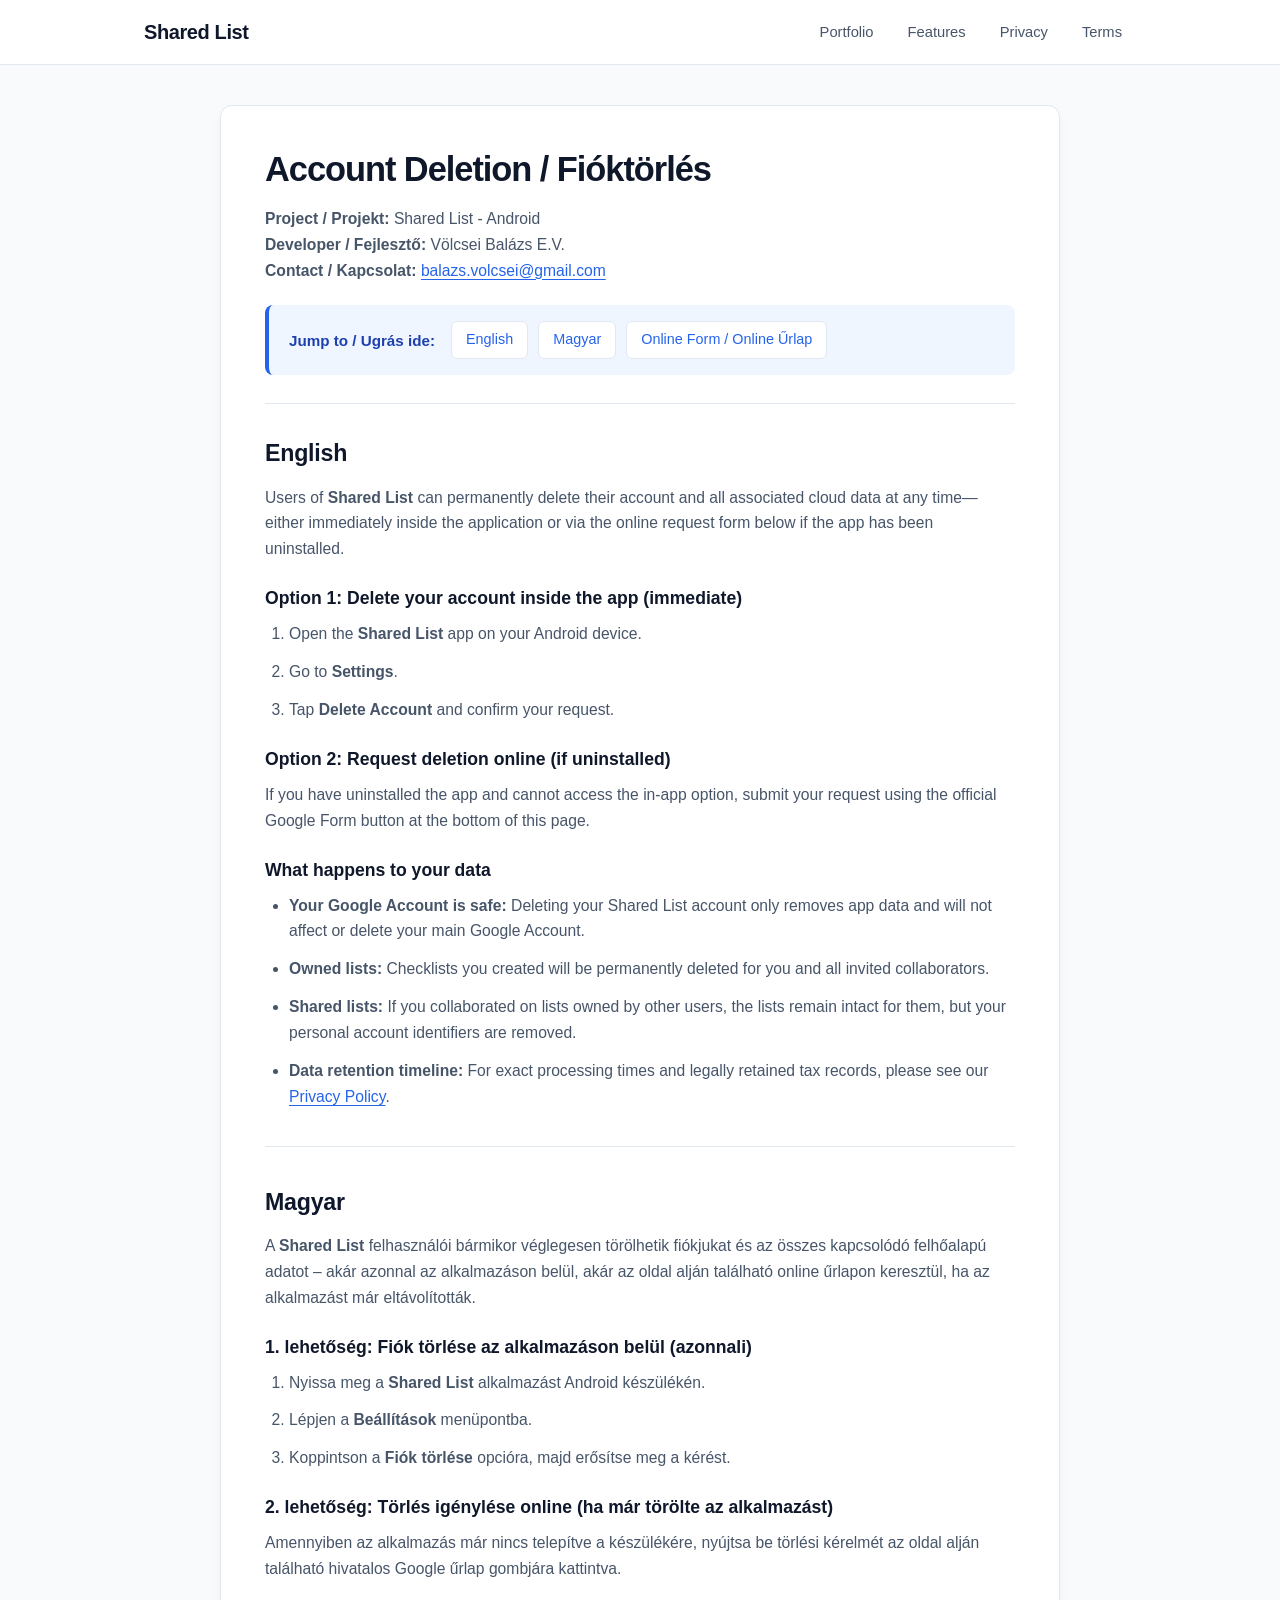
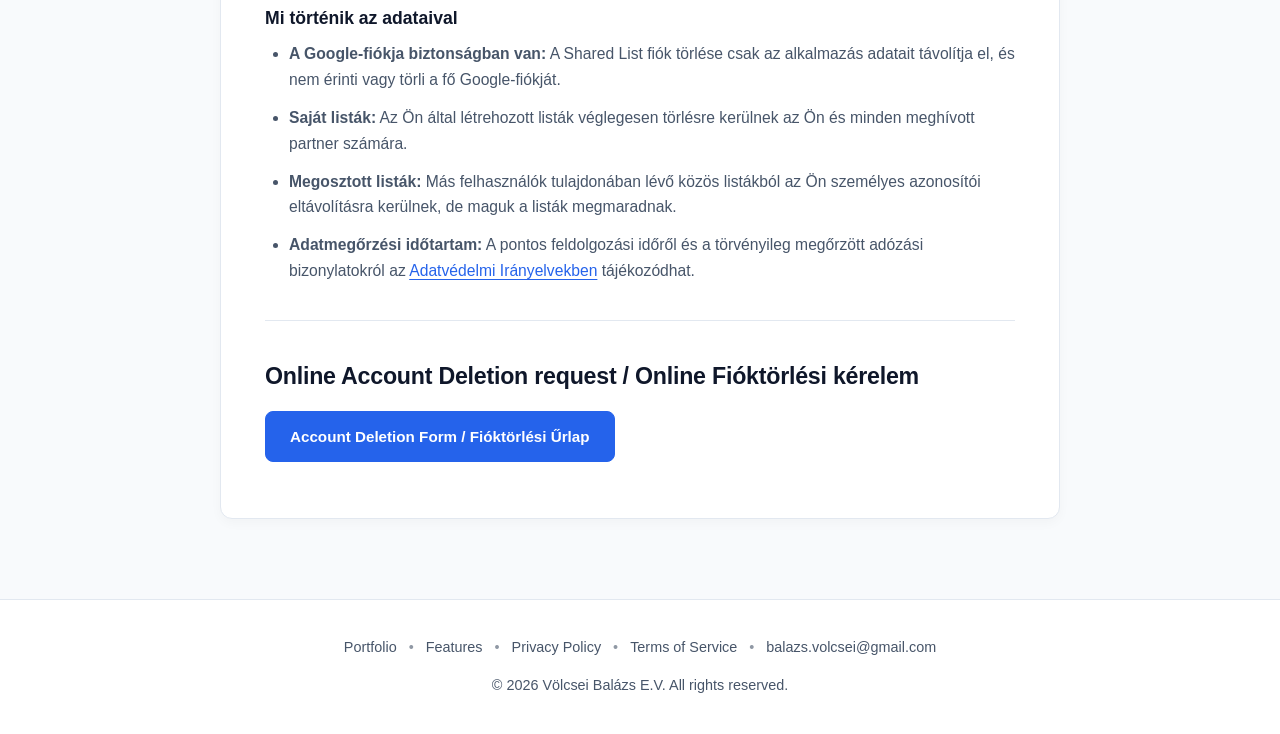
<file: docs/delete-account.html>
<!DOCTYPE html>
<html lang="en">
<head>
  <meta charset="UTF-8" />
  <meta name="viewport" content="width=device-width, initial-scale=1.0" />
  <meta name="color-scheme" content="light dark" />
  <title>Account Deletion / Fióktörlés – Shared List</title>
  <link rel="stylesheet" href="style.css" />
</head>
<body>
  <header>
    <div class="container nav">
      <a href="index.html" class="brand">Shared List</a>
      <nav class="nav-links">
        <a href="https://balazs-volcsei.github.io/">Portfolio</a>
        <a href="index.html">Features</a>
        <a href="privacy-policy.html">Privacy</a>
        <a href="terms-of-service.html">Terms</a>
      </nav>
    </div>
  </header>

  <main class="container">
    <article class="legal-content">
      <h1>Account Deletion / Fióktörlés</h1>
      <p>
        <strong>Project / Projekt:</strong> Shared List - Android<br />
        <strong>Developer / Fejlesztő:</strong> Völcsei Balázs E.V.<br />
        <strong>Contact / Kapcsolat:</strong> <a href="mailto:balazs.volcsei@gmail.com">balazs.volcsei@gmail.com</a>
      </p>

      <div class="highlight-box">
        <span class="jump-label">Jump to / Ugrás ide:</span>
        <div class="jump-buttons">
          <a href="#english" class="btn-jump">English</a>
          <a href="#hungarian" class="btn-jump">Magyar</a>
          <a href="#deletion-form" class="btn-jump">Online Form / Online Űrlap</a>
        </div>
      </div>

      <hr style="border: 0; border-top: 1px solid var(--border); margin: 28px 0;" />

      <!-- ENGLISH -->
      <section id="english">
        <h2>English</h2>
        <p>
          Users of <strong>Shared List</strong> can permanently delete their account and all associated cloud data at any time—either immediately inside the application or via the online request form below if the app has been uninstalled.
        </p>

        <h3>Option 1: Delete your account inside the app (immediate)</h3>
        <ol>
          <li>Open the <strong>Shared List</strong> app on your Android device.</li>
          <li>Go to <strong>Settings</strong>.</li>
          <li>Tap <strong>Delete Account</strong> and confirm your request.</li>
        </ol>

        <h3>Option 2: Request deletion online (if uninstalled)</h3>
        <p>
          If you have uninstalled the app and cannot access the in-app option, submit your request using the official Google Form button at the bottom of this page.
        </p>

        <h3>What happens to your data</h3>
        <ul>
          <li><strong>Your Google Account is safe:</strong> Deleting your Shared List account only removes app data and will not affect or delete your main Google Account.</li>
          <li><strong>Owned lists:</strong> Checklists you created will be permanently deleted for you and all invited collaborators.</li>
          <li><strong>Shared lists:</strong> If you collaborated on lists owned by other users, the lists remain intact for them, but your personal account identifiers are removed.</li>
          <li><strong>Data retention timeline:</strong> For exact processing times and legally retained tax records, please see our <a href="privacy-policy.html">Privacy Policy</a>.</li>
        </ul>
      </section>

      <hr style="border: 0; border-top: 1px solid var(--border); margin: 36px 0;" />

      <!-- MAGYAR -->
      <section id="hungarian">
        <h2>Magyar</h2>
        <p>
          A <strong>Shared List</strong> felhasználói bármikor véglegesen törölhetik fiókjukat és az összes kapcsolódó felhőalapú adatot – akár azonnal az alkalmazáson belül, akár az oldal alján található online űrlapon keresztül, ha az alkalmazást már eltávolították.
        </p>

        <h3>1. lehetőség: Fiók törlése az alkalmazáson belül (azonnali)</h3>
        <ol>
          <li>Nyissa meg a <strong>Shared List</strong> alkalmazást Android készülékén.</li>
          <li>Lépjen a <strong>Beállítások</strong> menüpontba.</li>
          <li>Koppintson a <strong>Fiók törlése</strong> opcióra, majd erősítse meg a kérést.</li>
        </ol>

        <h3>2. lehetőség: Törlés igénylése online (ha már törölte az alkalmazást)</h3>
        <p>
          Amennyiben az alkalmazás már nincs telepítve a készülékére, nyújtsa be törlési kérelmét az oldal alján található hivatalos Google űrlap gombjára kattintva.
        </p>

        <h3>Mi történik az adataival</h3>
        <ul>
          <li><strong>A Google-fiókja biztonságban van:</strong> A Shared List fiók törlése csak az alkalmazás adatait távolítja el, és nem érinti vagy törli a fő Google-fiókját.</li>
          <li><strong>Saját listák:</strong> Az Ön által létrehozott listák véglegesen törlésre kerülnek az Ön és minden meghívott partner számára.</li>
          <li><strong>Megosztott listák:</strong> Más felhasználók tulajdonában lévő közös listákból az Ön személyes azonosítói eltávolításra kerülnek, de maguk a listák megmaradnak.</li>
          <li><strong>Adatmegőrzési időtartam:</strong> A pontos feldolgozási időről és a törvényileg megőrzött adózási bizonylatokról az <a href="privacy-policy.html">Adatvédelmi Irányelvekben</a> tájékozódhat.</li>
        </ul>
      </section>

      <hr style="border: 0; border-top: 1px solid var(--border); margin: 36px 0;" />

      <!-- UNIFIED ONLINE REQUEST SECTION -->
      <section id="deletion-form">
        <h2>Online Account Deletion request / Online Fióktörlési kérelem</h2>
        <p style="margin-top: 16px;">
          <a href="https://forms.gle/Qs1NFNN1C1GR2w3d6" target="_blank" rel="noopener" class="btn">
            Account Deletion Form / Fióktörlési Űrlap
          </a>
        </p>
      </section>
    </article>
  </main>

  <footer>
    <div class="container">
      <div class="footer-links">
        <a href="https://balazs-volcsei.github.io/">Portfolio</a>
        <a href="index.html">Features</a>
        <a href="privacy-policy.html">Privacy Policy</a>
        <a href="terms-of-service.html">Terms of Service</a>
        <a href="mailto:balazs.volcsei@gmail.com">balazs.volcsei@gmail.com</a>
      </div>
      <p>&copy; 2026 Völcsei Balázs E.V. All rights reserved.</p>
    </div>
  </footer>
</body>
</html>
</file>
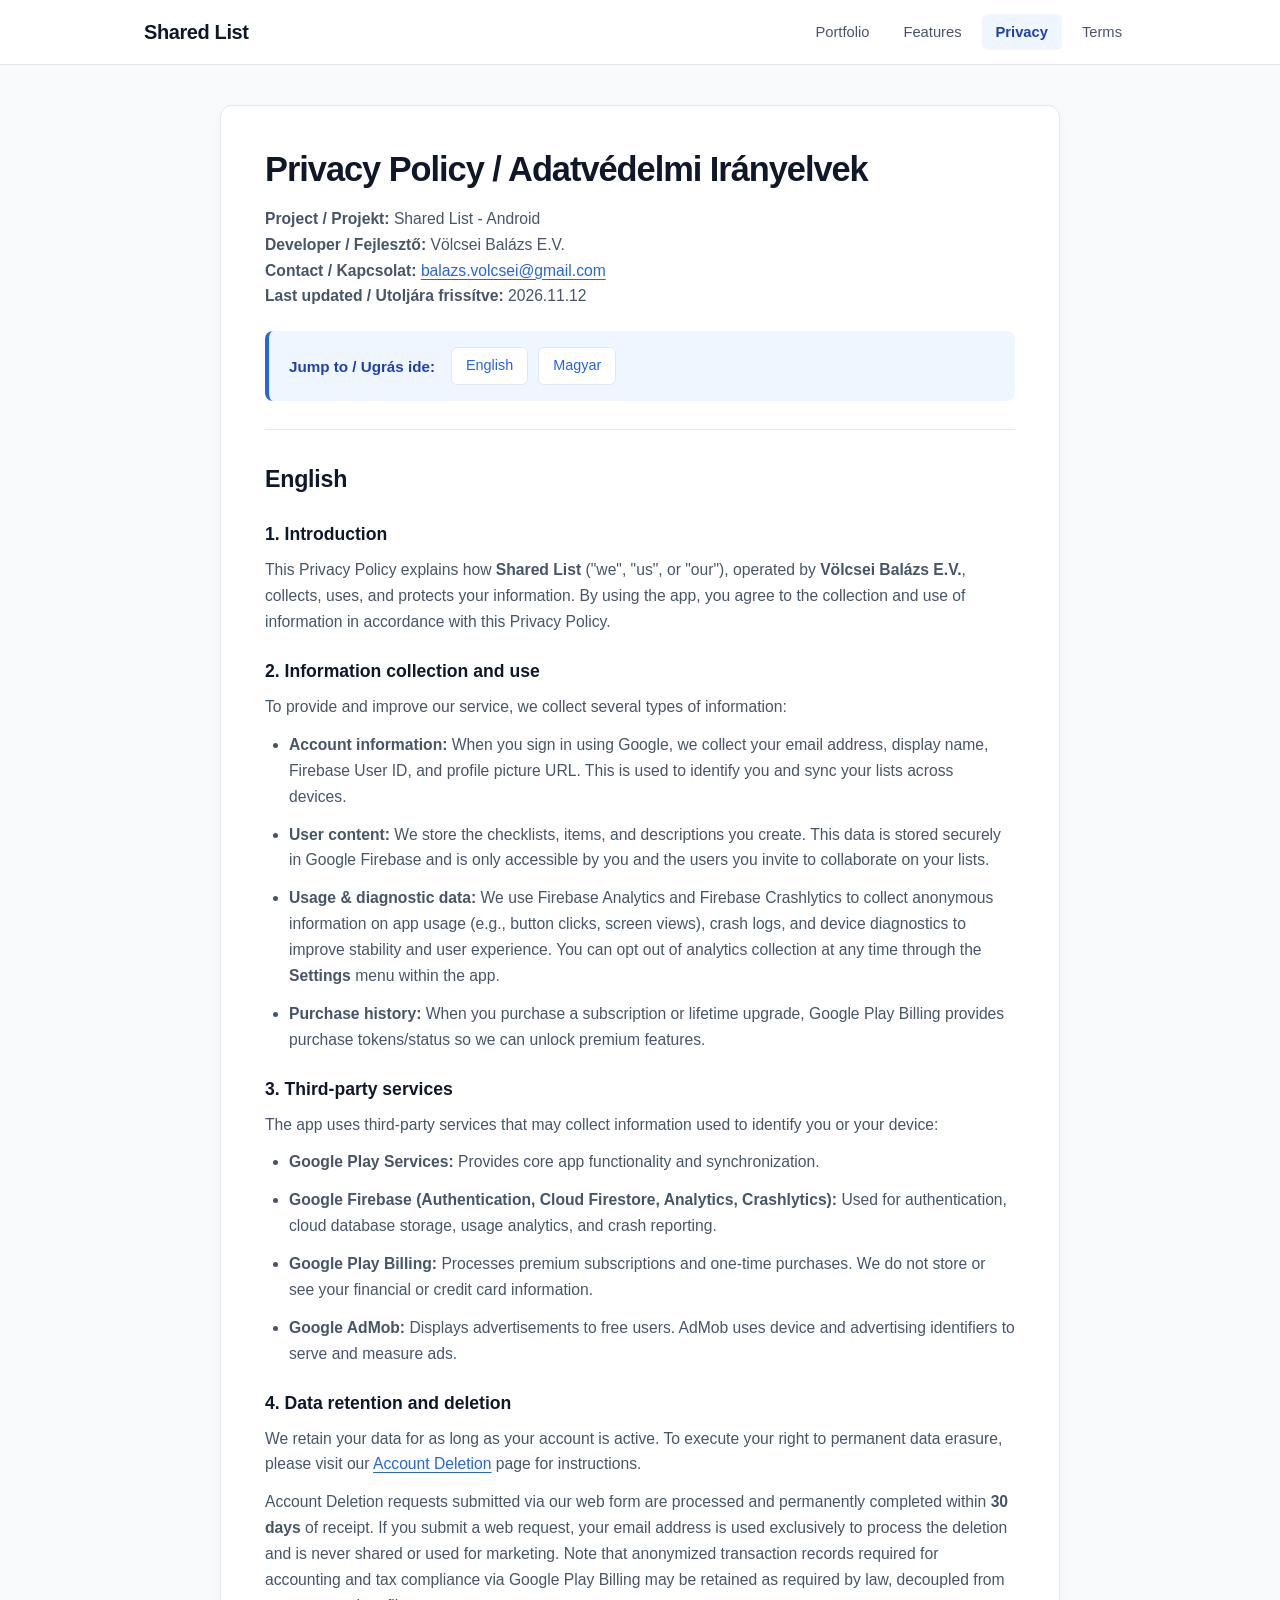
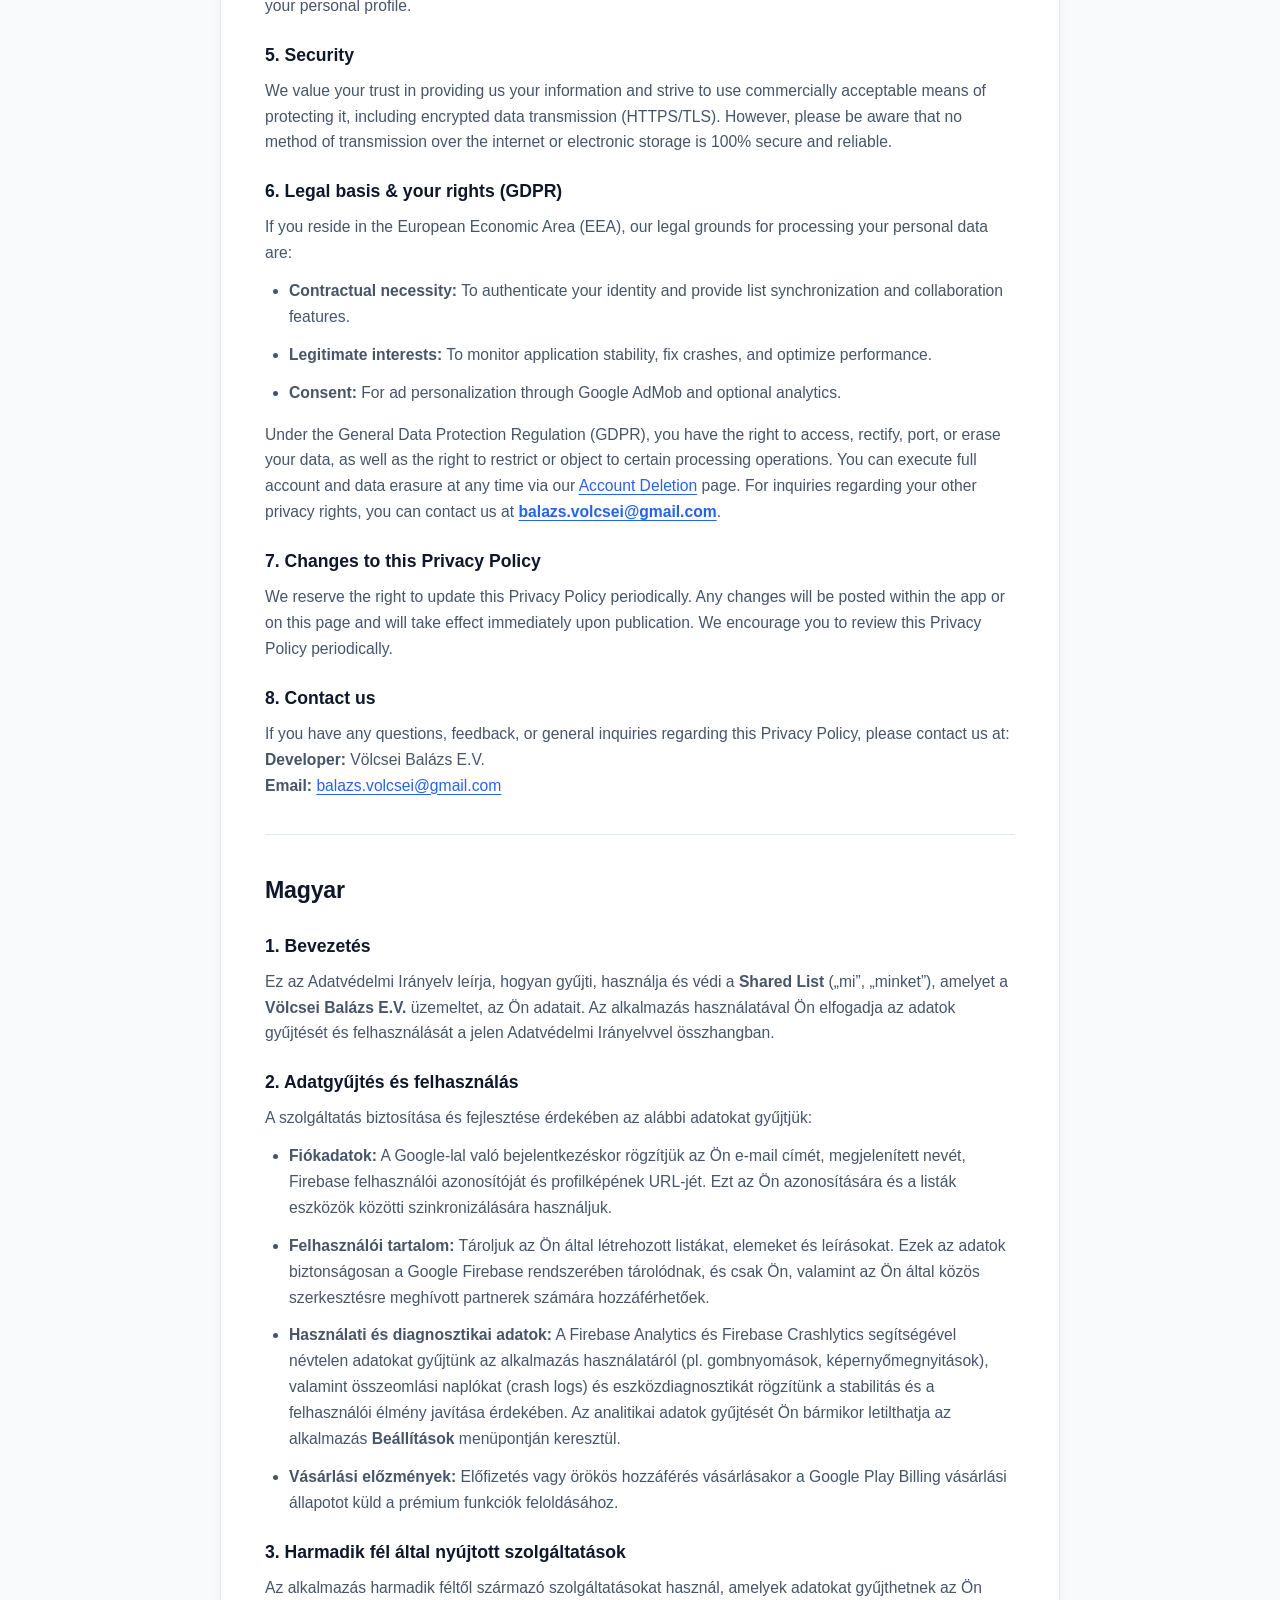
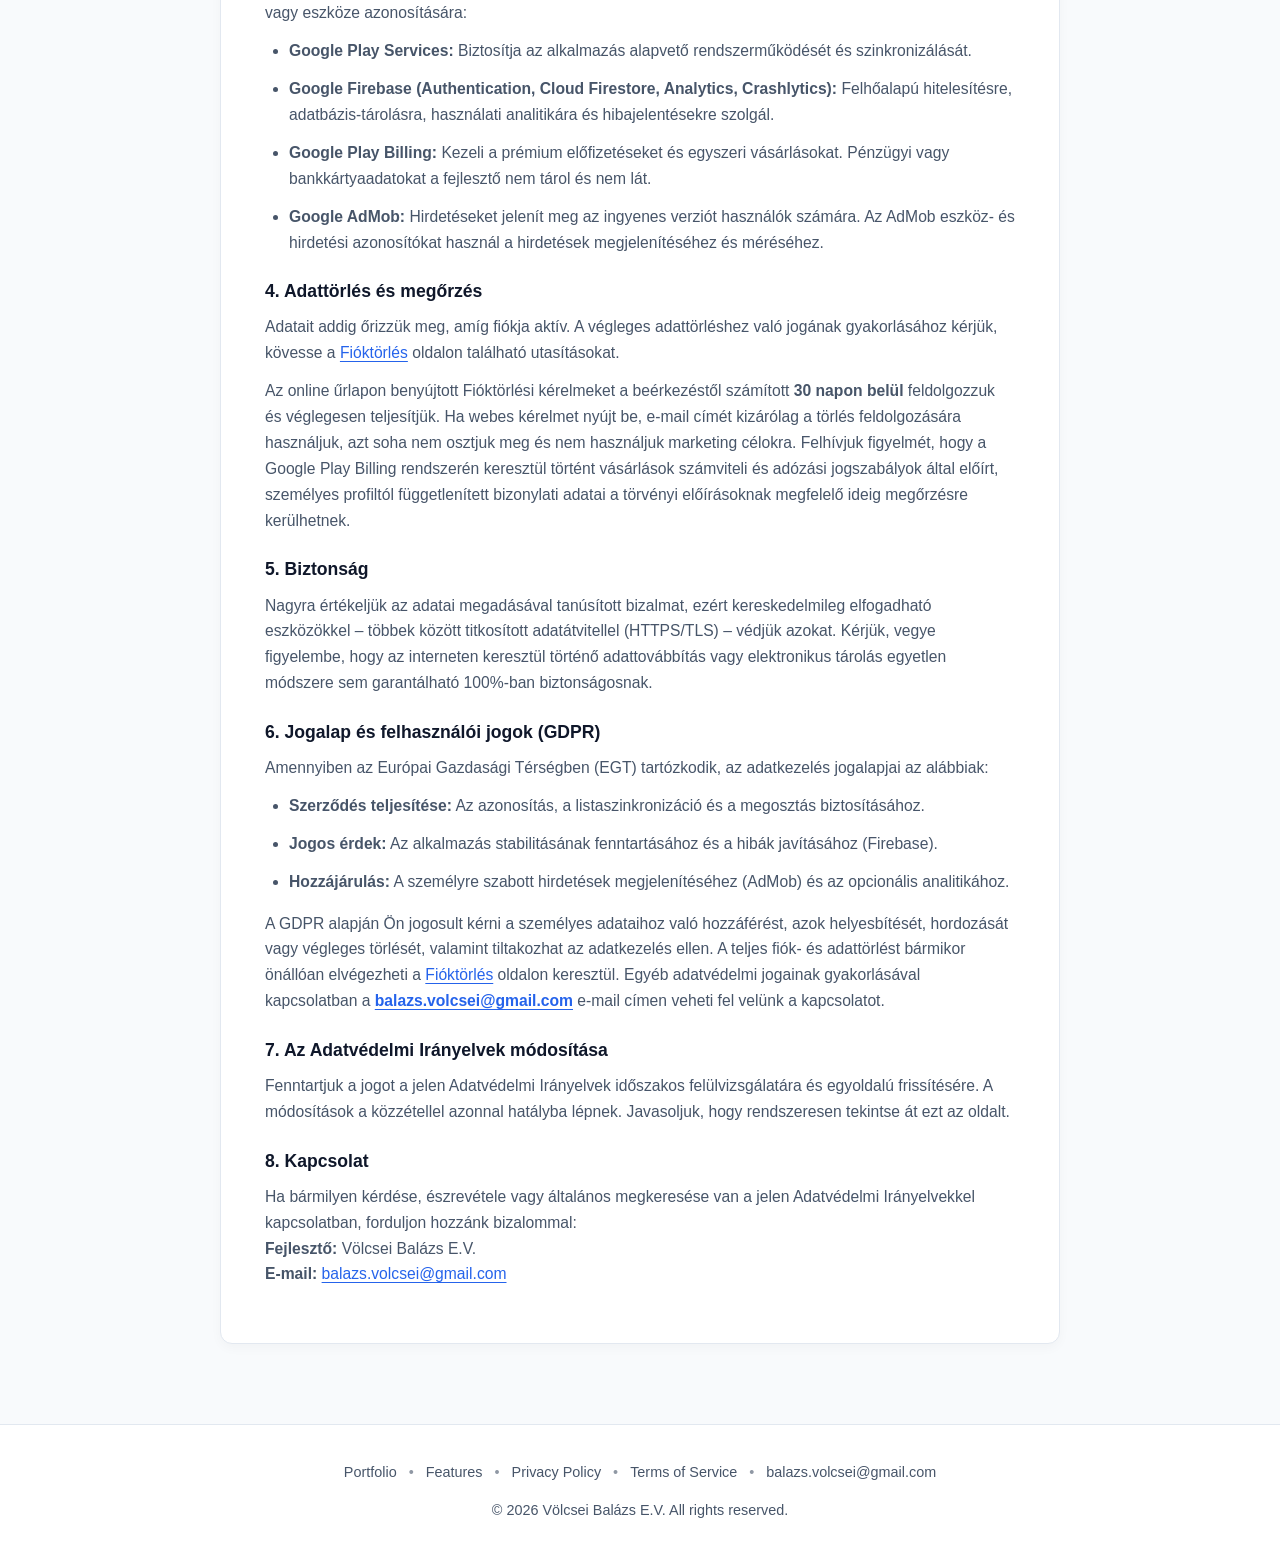
<file: docs/privacy-policy.html>
<!DOCTYPE html>
<html lang="en">
<head>
  <meta charset="UTF-8" />
  <meta name="viewport" content="width=device-width, initial-scale=1.0" />
  <meta name="color-scheme" content="light dark" />
  <title>Privacy Policy / Adatvédelmi Irányelvek – Shared List</title>
  <link rel="stylesheet" href="style.css" />
</head>
<body>
  <header>
    <div class="container nav">
      <a href="index.html" class="brand">Shared List</a>
      <nav class="nav-links">
        <a href="https://balazs-volcsei.github.io/">Portfolio</a>
        <a href="index.html">Features</a>
        <a href="privacy-policy.html" class="active">Privacy</a>
        <a href="terms-of-service.html">Terms</a>
      </nav>
    </div>
  </header>

  <main class="container">
    <article class="legal-content">
      <h1>Privacy Policy / Adatvédelmi Irányelvek</h1>
      <p>
        <strong>Project / Projekt:</strong> Shared List - Android<br />
        <strong>Developer / Fejlesztő:</strong> Völcsei Balázs E.V.<br />
        <strong>Contact / Kapcsolat:</strong> <a href="mailto:balazs.volcsei@gmail.com">balazs.volcsei@gmail.com</a><br />
        <strong>Last updated / Utoljára frissítve:</strong> 2026.11.12
      </p>

      <div class="highlight-box">
        <span class="jump-label">Jump to / Ugrás ide:</span>
        <div class="jump-buttons">
          <a href="#english" class="btn-jump">English</a>
          <a href="#hungarian" class="btn-jump">Magyar</a>
        </div>
      </div>

      <hr style="border: 0; border-top: 1px solid var(--border); margin: 28px 0;" />

      <!-- ENGLISH -->
      <section id="english">
        <h2>English</h2>

        <h3>1. Introduction</h3>
        <p>
          This Privacy Policy explains how <strong>Shared List</strong> ("we", "us", or "our"), operated by <strong>Völcsei Balázs E.V.</strong>, collects, uses, and protects your information. By using the app, you agree to the collection and use of information in accordance with this Privacy Policy.
        </p>

        <h3>2. Information collection and use</h3>
        <p>To provide and improve our service, we collect several types of information:</p>
        <ul>
          <li><strong>Account information:</strong> When you sign in using Google, we collect your email address, display name, Firebase User ID, and profile picture URL. This is used to identify you and sync your lists across devices.</li>
          <li><strong>User content:</strong> We store the checklists, items, and descriptions you create. This data is stored securely in Google Firebase and is only accessible by you and the users you invite to collaborate on your lists.</li>
          <li><strong>Usage &amp; diagnostic data:</strong> We use Firebase Analytics and Firebase Crashlytics to collect anonymous information on app usage (e.g., button clicks, screen views), crash logs, and device diagnostics to improve stability and user experience. You can opt out of analytics collection at any time through the <strong>Settings</strong> menu within the app.</li>
          <li><strong>Purchase history:</strong> When you purchase a subscription or lifetime upgrade, Google Play Billing provides purchase tokens/status so we can unlock premium features.</li>
        </ul>

        <h3>3. Third-party services</h3>
        <p>The app uses third-party services that may collect information used to identify you or your device:</p>
        <ul>
          <li><strong>Google Play Services:</strong> Provides core app functionality and synchronization.</li>
          <li><strong>Google Firebase (Authentication, Cloud Firestore, Analytics, Crashlytics):</strong> Used for authentication, cloud database storage, usage analytics, and crash reporting.</li>
          <li><strong>Google Play Billing:</strong> Processes premium subscriptions and one-time purchases. We do not store or see your financial or credit card information.</li>
          <li><strong>Google AdMob:</strong> Displays advertisements to free users. AdMob uses device and advertising identifiers to serve and measure ads.</li>
        </ul>

        <h3>4. Data retention and deletion</h3>
        <p>
          We retain your data for as long as your account is active. To execute your right to permanent data erasure, please visit our <a href="delete-account.html">Account Deletion</a> page for instructions.
        </p>
        <p>
          Account Deletion requests submitted via our web form are processed and permanently completed within <strong>30 days</strong> of receipt. If you submit a web request, your email address is used exclusively to process the deletion and is never shared or used for marketing. Note that anonymized transaction records required for accounting and tax compliance via Google Play Billing may be retained as required by law, decoupled from your personal profile.
        </p>

        <h3>5. Security</h3>
        <p>
          We value your trust in providing us your information and strive to use commercially acceptable means of protecting it, including encrypted data transmission (HTTPS/TLS). However, please be aware that no method of transmission over the internet or electronic storage is 100% secure and reliable.
        </p>

        <h3>6. Legal basis &amp; your rights (GDPR)</h3>
        <p>If you reside in the European Economic Area (EEA), our legal grounds for processing your personal data are:</p>
        <ul>
          <li><strong>Contractual necessity:</strong> To authenticate your identity and provide list synchronization and collaboration features.</li>
          <li><strong>Legitimate interests:</strong> To monitor application stability, fix crashes, and optimize performance.</li>
          <li><strong>Consent:</strong> For ad personalization through Google AdMob and optional analytics.</li>
        </ul>
        <p>
          Under the General Data Protection Regulation (GDPR), you have the right to access, rectify, port, or erase your data, as well as the right to restrict or object to certain processing operations. You can execute full account and data erasure at any time via our <a href="delete-account.html">Account Deletion</a> page. For inquiries regarding your other privacy rights, you can contact us at <strong><a href="mailto:balazs.volcsei@gmail.com">balazs.volcsei@gmail.com</a></strong>.
        </p>

        <h3>7. Changes to this Privacy Policy</h3>
        <p>
          We reserve the right to update this Privacy Policy periodically. Any changes will be posted within the app or on this page and will take effect immediately upon publication. We encourage you to review this Privacy Policy periodically.
        </p>

        <h3>8. Contact us</h3>
        <p>
          If you have any questions, feedback, or general inquiries regarding this Privacy Policy, please contact us at:<br />
          <strong>Developer:</strong> Völcsei Balázs E.V.<br />
          <strong>Email:</strong> <a href="mailto:balazs.volcsei@gmail.com">balazs.volcsei@gmail.com</a>
        </p>
      </section>

      <hr style="border: 0; border-top: 1px solid var(--border); margin: 36px 0;" />

      <!-- MAGYAR -->
      <section id="hungarian">
        <h2>Magyar</h2>

        <h3>1. Bevezetés</h3>
        <p>
          Ez az Adatvédelmi Irányelv leírja, hogyan gyűjti, használja és védi a <strong>Shared List</strong> („mi”, „minket”), amelyet a <strong>Völcsei Balázs E.V.</strong> üzemeltet, az Ön adatait. Az alkalmazás használatával Ön elfogadja az adatok gyűjtését és felhasználását a jelen Adatvédelmi Irányelvvel összhangban.
        </p>

        <h3>2. Adatgyűjtés és felhasználás</h3>
        <p>A szolgáltatás biztosítása és fejlesztése érdekében az alábbi adatokat gyűjtjük:</p>
        <ul>
          <li><strong>Fiókadatok:</strong> A Google-lal való bejelentkezéskor rögzítjük az Ön e-mail címét, megjelenített nevét, Firebase felhasználói azonosítóját és profilképének URL-jét. Ezt az Ön azonosítására és a listák eszközök közötti szinkronizálására használjuk.</li>
          <li><strong>Felhasználói tartalom:</strong> Tároljuk az Ön által létrehozott listákat, elemeket és leírásokat. Ezek az adatok biztonságosan a Google Firebase rendszerében tárolódnak, és csak Ön, valamint az Ön által közös szerkesztésre meghívott partnerek számára hozzáférhetőek.</li>
          <li><strong>Használati és diagnosztikai adatok:</strong> A Firebase Analytics és Firebase Crashlytics segítségével névtelen adatokat gyűjtünk az alkalmazás használatáról (pl. gombnyomások, képernyőmegnyitások), valamint összeomlási naplókat (crash logs) és eszközdiagnosztikát rögzítünk a stabilitás és a felhasználói élmény javítása érdekében. Az analitikai adatok gyűjtését Ön bármikor letilthatja az alkalmazás <strong>Beállítások</strong> menüpontján keresztül.</li>
          <li><strong>Vásárlási előzmények:</strong> Előfizetés vagy örökös hozzáférés vásárlásakor a Google Play Billing vásárlási állapotot küld a prémium funkciók feloldásához.</li>
        </ul>

        <h3>3. Harmadik fél által nyújtott szolgáltatások</h3>
        <p>Az alkalmazás harmadik féltől származó szolgáltatásokat használ, amelyek adatokat gyűjthetnek az Ön vagy eszköze azonosítására:</p>
        <ul>
          <li><strong>Google Play Services:</strong> Biztosítja az alkalmazás alapvető rendszerműködését és szinkronizálását.</li>
          <li><strong>Google Firebase (Authentication, Cloud Firestore, Analytics, Crashlytics):</strong> Felhőalapú hitelesítésre, adatbázis-tárolásra, használati analitikára és hibajelentésekre szolgál.</li>
          <li><strong>Google Play Billing:</strong> Kezeli a prémium előfizetéseket és egyszeri vásárlásokat. Pénzügyi vagy bankkártyaadatokat a fejlesztő nem tárol és nem lát.</li>
          <li><strong>Google AdMob:</strong> Hirdetéseket jelenít meg az ingyenes verziót használók számára. Az AdMob eszköz- és hirdetési azonosítókat használ a hirdetések megjelenítéséhez és méréséhez.</li>
        </ul>

        <h3>4. Adattörlés és megőrzés</h3>
        <p>
          Adatait addig őrizzük meg, amíg fiókja aktív. A végleges adattörléshez való jogának gyakorlásához kérjük, kövesse a <a href="delete-account.html">Fióktörlés</a> oldalon található utasításokat.
        </p>
        <p>
          Az online űrlapon benyújtott Fióktörlési kérelmeket a beérkezéstől számított <strong>30 napon belül</strong> feldolgozzuk és véglegesen teljesítjük. Ha webes kérelmet nyújt be, e-mail címét kizárólag a törlés feldolgozására használjuk, azt soha nem osztjuk meg és nem használjuk marketing célokra. Felhívjuk figyelmét, hogy a Google Play Billing rendszerén keresztül történt vásárlások számviteli és adózási jogszabályok által előírt, személyes profiltól függetlenített bizonylati adatai a törvényi előírásoknak megfelelő ideig megőrzésre kerülhetnek.
        </p>

        <h3>5. Biztonság</h3>
        <p>
          Nagyra értékeljük az adatai megadásával tanúsított bizalmat, ezért kereskedelmileg elfogadható eszközökkel – többek között titkosított adatátvitellel (HTTPS/TLS) – védjük azokat. Kérjük, vegye figyelembe, hogy az interneten keresztül történő adattovábbítás vagy elektronikus tárolás egyetlen módszere sem garantálható 100%-ban biztonságosnak.
        </p>

        <h3>6. Jogalap és felhasználói jogok (GDPR)</h3>
        <p>Amennyiben az Európai Gazdasági Térségben (EGT) tartózkodik, az adatkezelés jogalapjai az alábbiak:</p>
        <ul>
          <li><strong>Szerződés teljesítése:</strong> Az azonosítás, a listaszinkronizáció és a megosztás biztosításához.</li>
          <li><strong>Jogos érdek:</strong> Az alkalmazás stabilitásának fenntartásához és a hibák javításához (Firebase).</li>
          <li><strong>Hozzájárulás:</strong> A személyre szabott hirdetések megjelenítéséhez (AdMob) és az opcionális analitikához.</li>
        </ul>
        <p>
          A GDPR alapján Ön jogosult kérni a személyes adataihoz való hozzáférést, azok helyesbítését, hordozását vagy végleges törlését, valamint tiltakozhat az adatkezelés ellen. A teljes fiók- és adattörlést bármikor önállóan elvégezheti a <a href="delete-account.html">Fióktörlés</a> oldalon keresztül. Egyéb adatvédelmi jogainak gyakorlásával kapcsolatban a <strong><a href="mailto:balazs.volcsei@gmail.com">balazs.volcsei@gmail.com</a></strong> e-mail címen veheti fel velünk a kapcsolatot.
        </p>

        <h3>7. Az Adatvédelmi Irányelvek módosítása</h3>
        <p>
          Fenntartjuk a jogot a jelen Adatvédelmi Irányelvek időszakos felülvizsgálatára és egyoldalú frissítésére. A módosítások a közzétellel azonnal hatályba lépnek. Javasoljuk, hogy rendszeresen tekintse át ezt az oldalt.
        </p>

        <h3>8. Kapcsolat</h3>
        <p>
          Ha bármilyen kérdése, észrevétele vagy általános megkeresése van a jelen Adatvédelmi Irányelvekkel kapcsolatban, forduljon hozzánk bizalommal:<br />
          <strong>Fejlesztő:</strong> Völcsei Balázs E.V.<br />
          <strong>E-mail:</strong> <a href="mailto:balazs.volcsei@gmail.com">balazs.volcsei@gmail.com</a>
        </p>
      </section>
    </article>
  </main>

  <footer>
    <div class="container">
      <div class="footer-links">
        <a href="https://balazs-volcsei.github.io/">Portfolio</a>
        <a href="index.html">Features</a>
        <a href="privacy-policy.html">Privacy Policy</a>
        <a href="terms-of-service.html">Terms of Service</a>
        <a href="mailto:balazs.volcsei@gmail.com">balazs.volcsei@gmail.com</a>
      </div>
      <p>&copy; 2026 Völcsei Balázs E.V. All rights reserved.</p>
    </div>
  </footer>
</body>
</html>
</file>
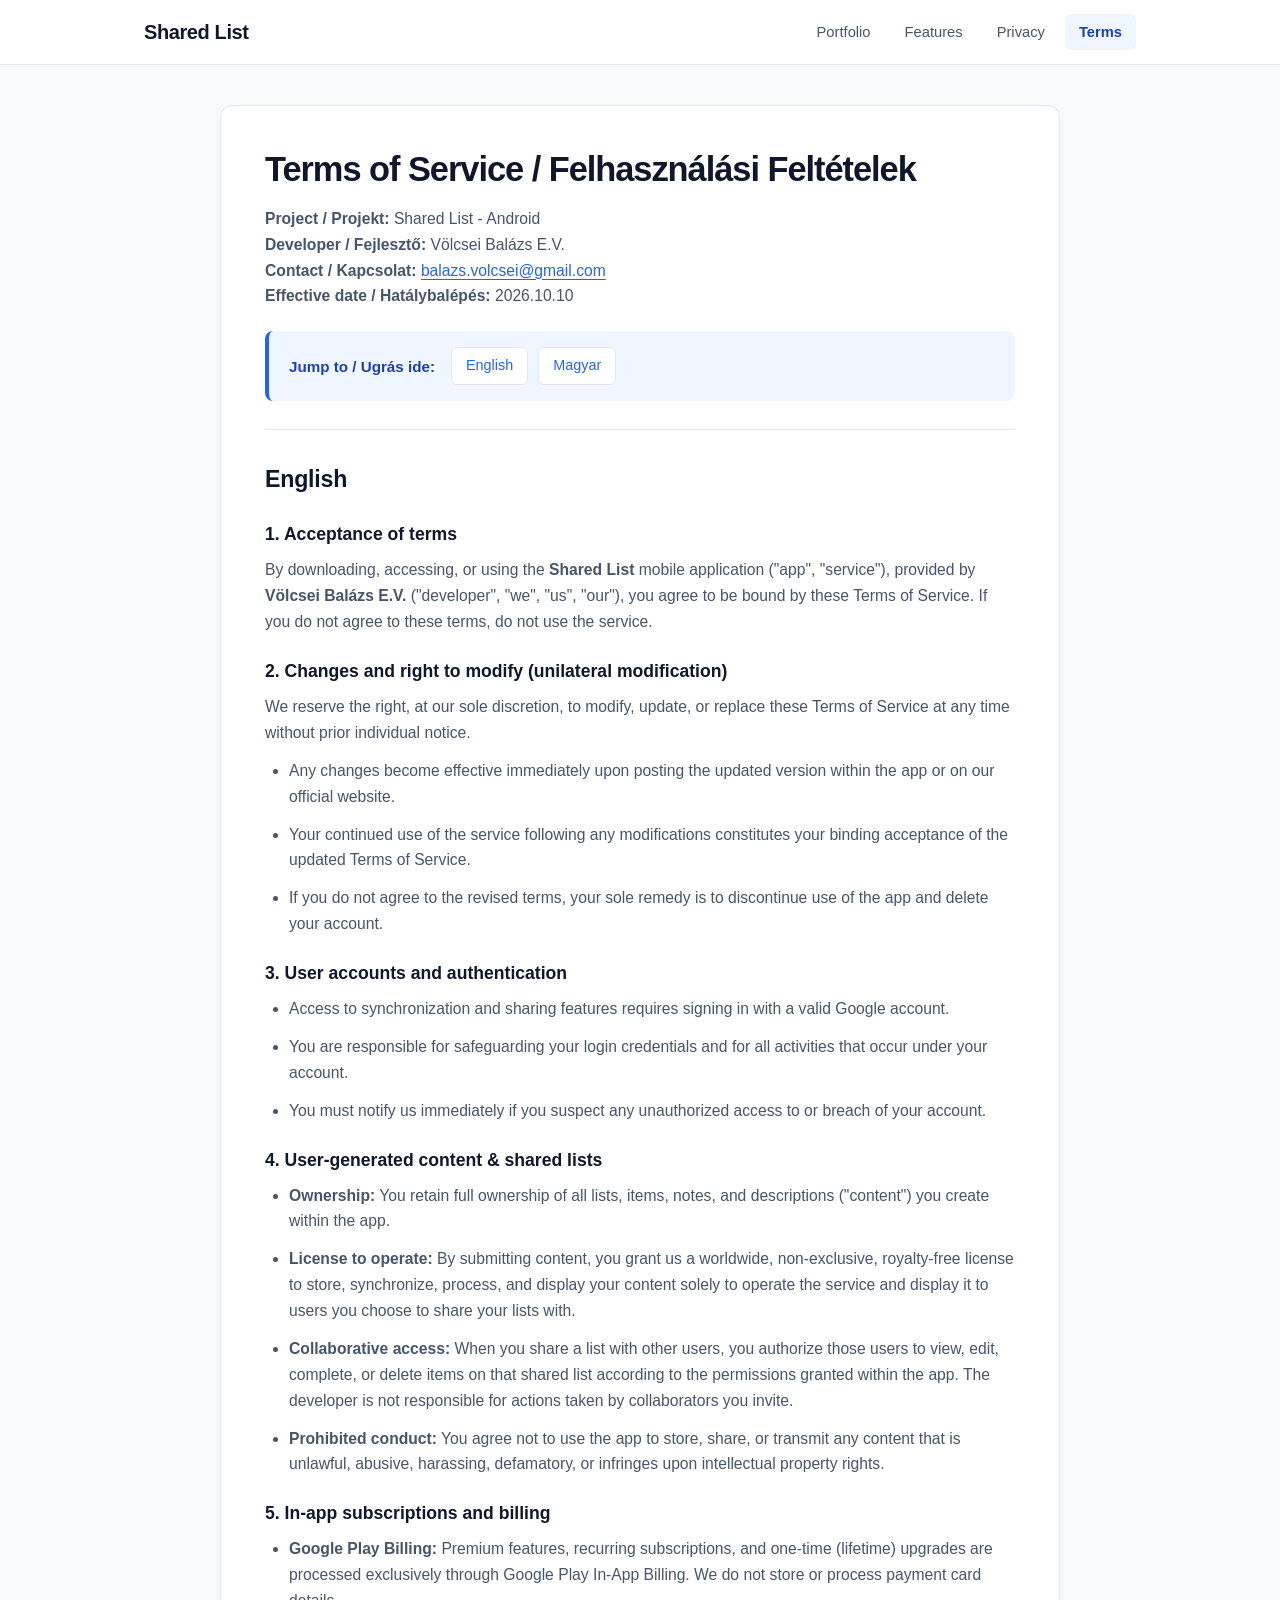
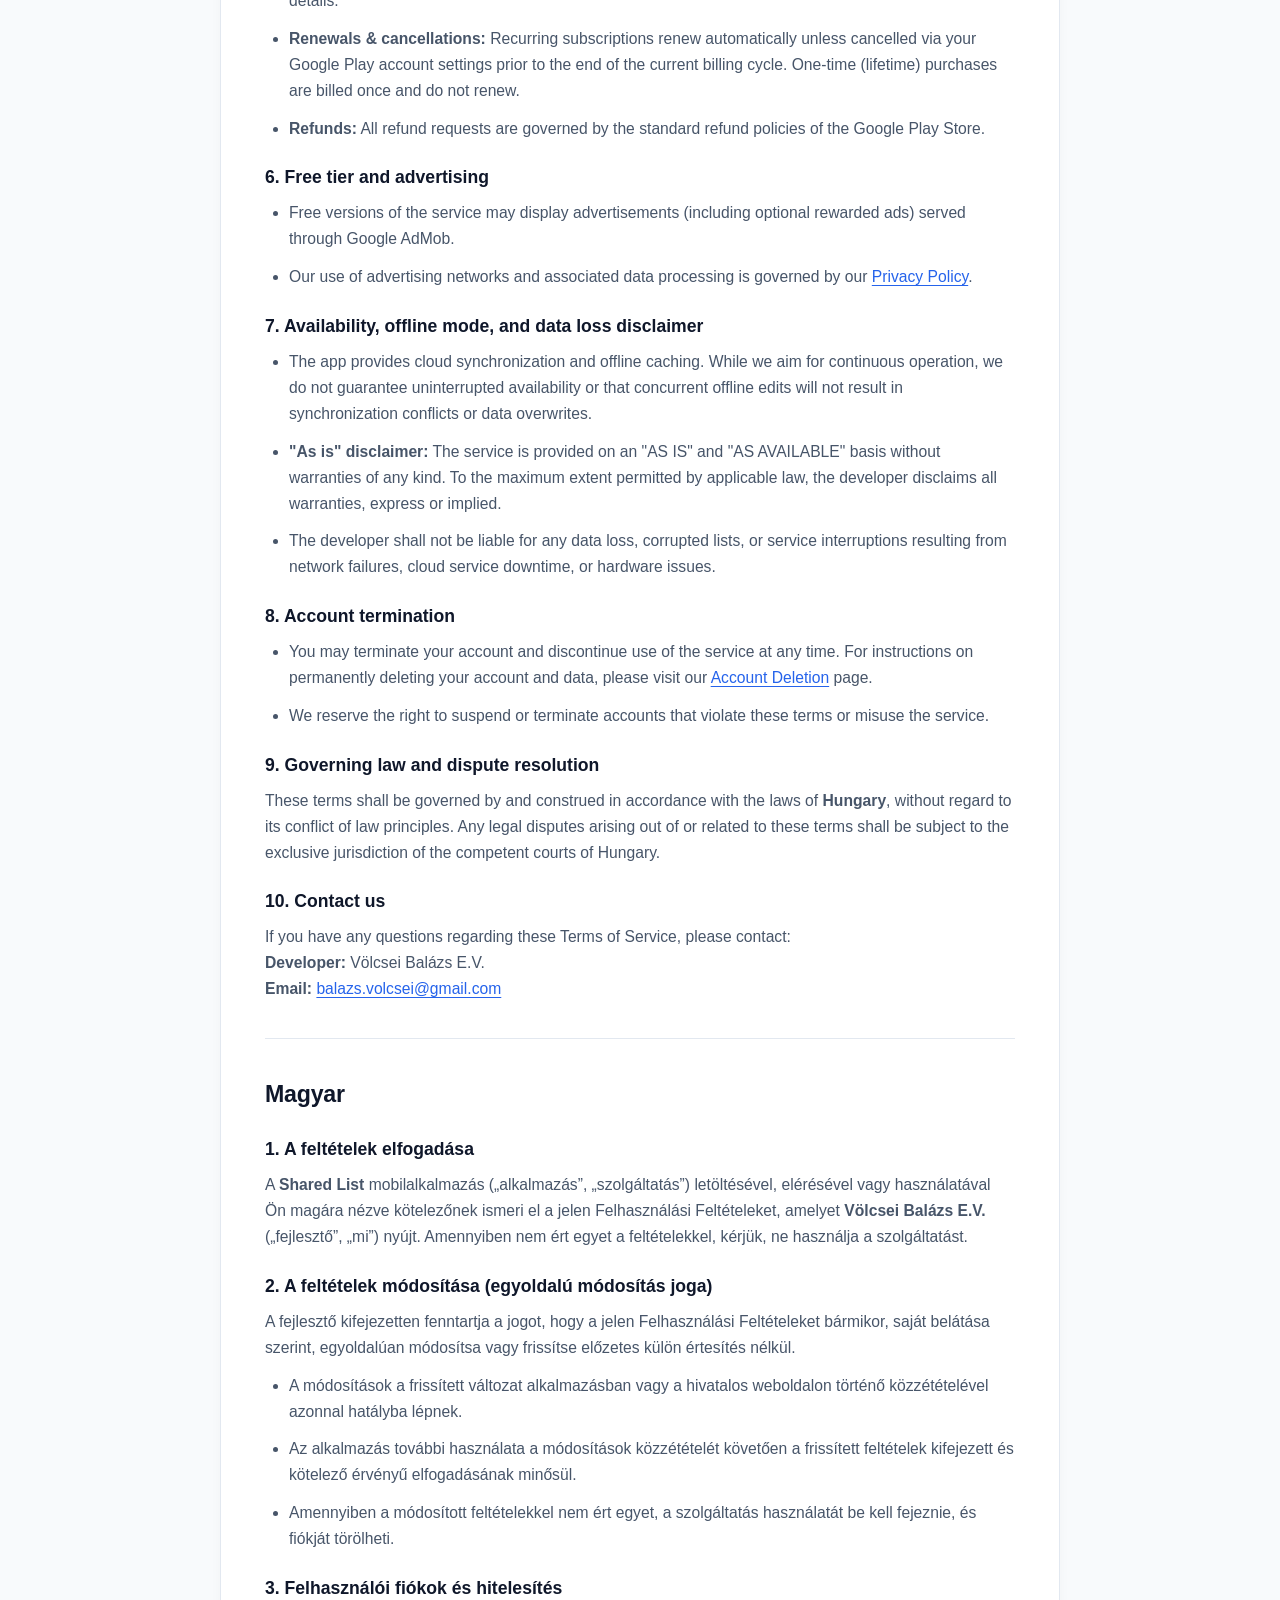
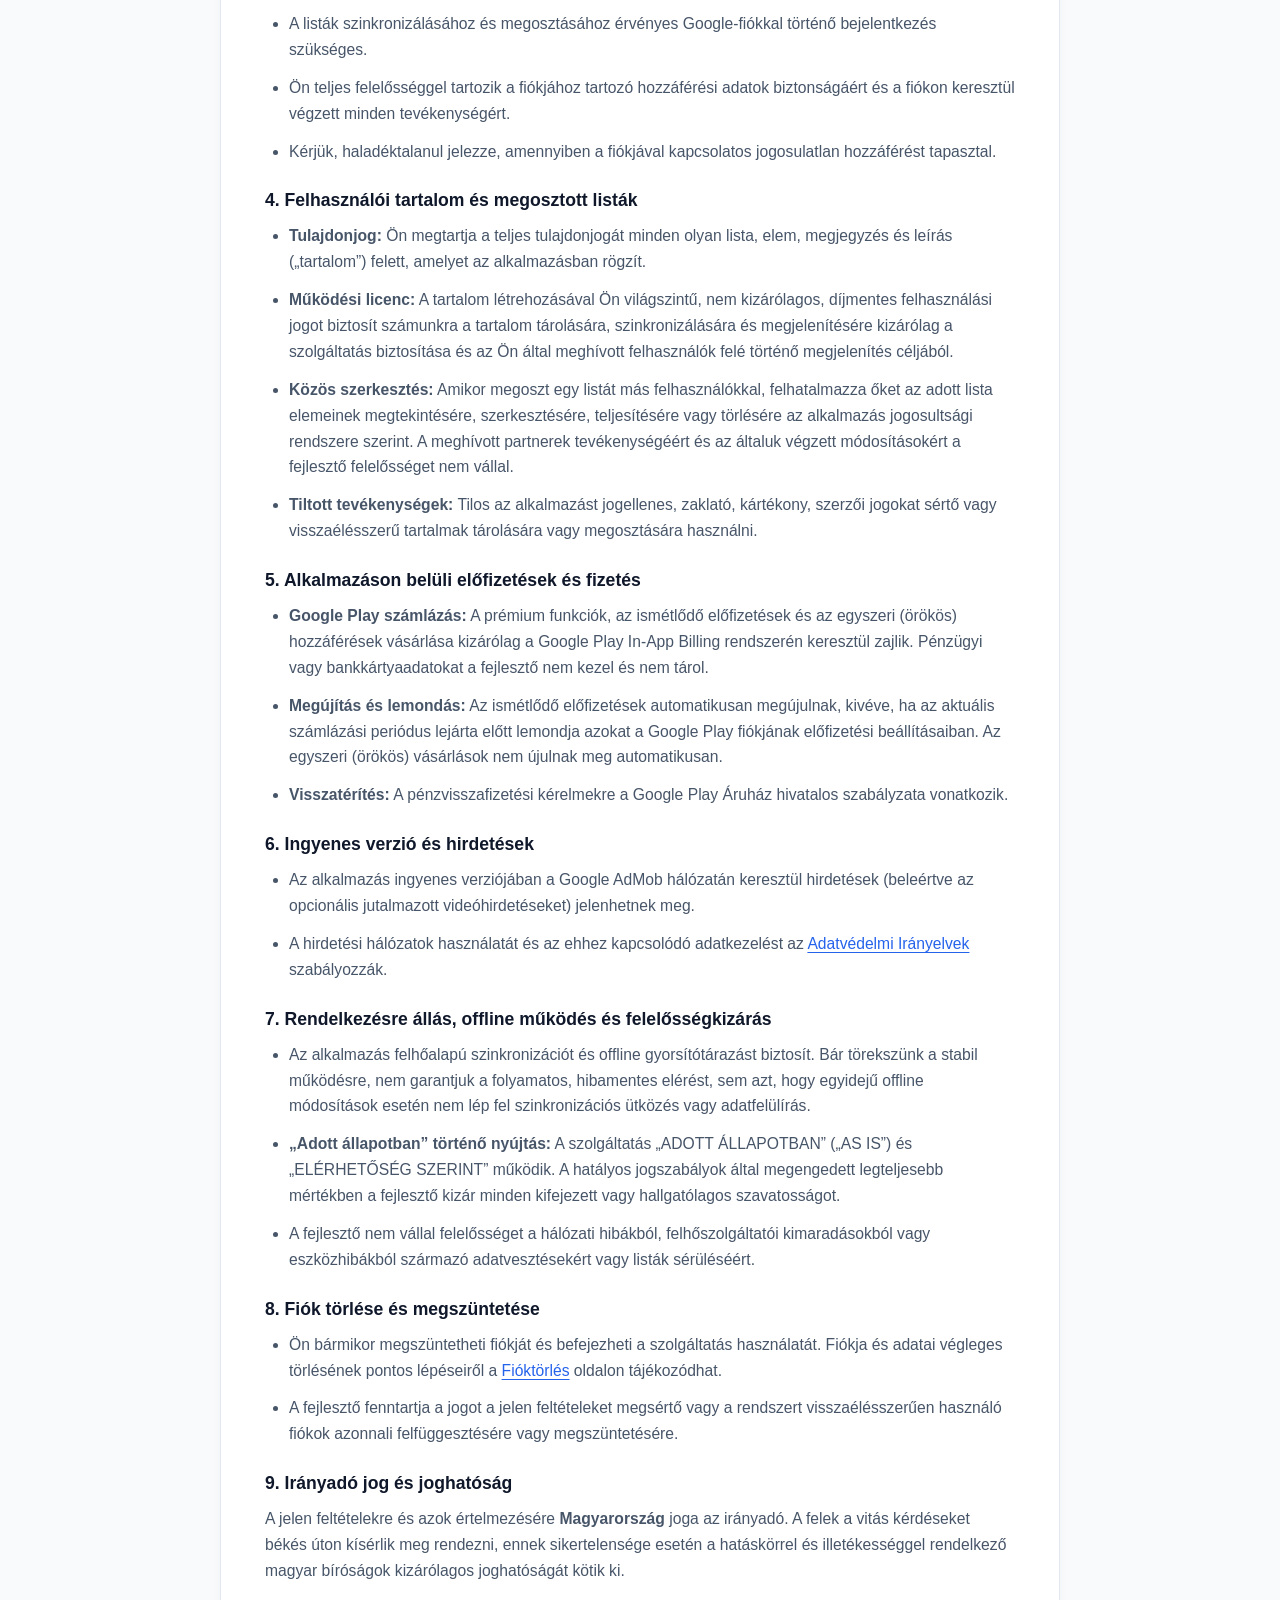
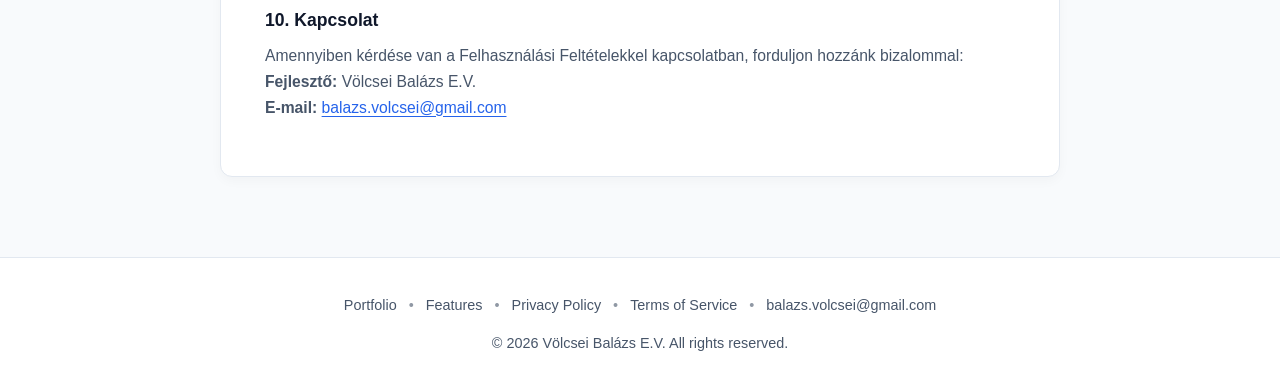
<file: docs/terms-of-service.html>
<!DOCTYPE html>
<html lang="en">
<head>
  <meta charset="UTF-8" />
  <meta name="viewport" content="width=device-width, initial-scale=1.0" />
  <meta name="color-scheme" content="light dark" />
  <title>Terms of Service / Felhasználási Feltételek – Shared List</title>
  <link rel="stylesheet" href="style.css" />
</head>
<body>
  <header>
    <div class="container nav">
      <a href="index.html" class="brand">Shared List</a>
      <nav class="nav-links">
        <a href="https://balazs-volcsei.github.io/">Portfolio</a>
        <a href="index.html">Features</a>
        <a href="privacy-policy.html">Privacy</a>
        <a href="terms-of-service.html" class="active">Terms</a>
      </nav>
    </div>
  </header>

  <main class="container">
    <article class="legal-content">
      <h1>Terms of Service / Felhasználási Feltételek</h1>
      <p>
        <strong>Project / Projekt:</strong> Shared List - Android<br />
        <strong>Developer / Fejlesztő:</strong> Völcsei Balázs E.V.<br />
        <strong>Contact / Kapcsolat:</strong> <a href="mailto:balazs.volcsei@gmail.com">balazs.volcsei@gmail.com</a><br />
        <strong>Effective date / Hatálybalépés:</strong> 2026.10.10
      </p>

      <div class="highlight-box">
        <span class="jump-label">Jump to / Ugrás ide:</span>
        <div class="jump-buttons">
          <a href="#english" class="btn-jump">English</a>
          <a href="#hungarian" class="btn-jump">Magyar</a>
        </div>
      </div>

      <hr style="border: 0; border-top: 1px solid var(--border); margin: 28px 0;" />

      <!-- ENGLISH -->
      <section id="english">
        <h2>English</h2>

        <h3>1. Acceptance of terms</h3>
        <p>
          By downloading, accessing, or using the <strong>Shared List</strong> mobile application ("app", "service"), provided by <strong>Völcsei Balázs E.V.</strong> ("developer", "we", "us", "our"), you agree to be bound by these Terms of Service. If you do not agree to these terms, do not use the service.
        </p>

        <h3>2. Changes and right to modify (unilateral modification)</h3>
        <p>
          We reserve the right, at our sole discretion, to modify, update, or replace these Terms of Service at any time without prior individual notice.
        </p>
        <ul>
          <li>Any changes become effective immediately upon posting the updated version within the app or on our official website.</li>
          <li>Your continued use of the service following any modifications constitutes your binding acceptance of the updated Terms of Service.</li>
          <li>If you do not agree to the revised terms, your sole remedy is to discontinue use of the app and delete your account.</li>
        </ul>

        <h3>3. User accounts and authentication</h3>
        <ul>
          <li>Access to synchronization and sharing features requires signing in with a valid Google account.</li>
          <li>You are responsible for safeguarding your login credentials and for all activities that occur under your account.</li>
          <li>You must notify us immediately if you suspect any unauthorized access to or breach of your account.</li>
        </ul>

        <h3>4. User-generated content &amp; shared lists</h3>
        <ul>
          <li><strong>Ownership:</strong> You retain full ownership of all lists, items, notes, and descriptions ("content") you create within the app.</li>
          <li><strong>License to operate:</strong> By submitting content, you grant us a worldwide, non-exclusive, royalty-free license to store, synchronize, process, and display your content solely to operate the service and display it to users you choose to share your lists with.</li>
          <li><strong>Collaborative access:</strong> When you share a list with other users, you authorize those users to view, edit, complete, or delete items on that shared list according to the permissions granted within the app. The developer is not responsible for actions taken by collaborators you invite.</li>
          <li><strong>Prohibited conduct:</strong> You agree not to use the app to store, share, or transmit any content that is unlawful, abusive, harassing, defamatory, or infringes upon intellectual property rights.</li>
        </ul>

        <h3>5. In-app subscriptions and billing</h3>
        <ul>
          <li><strong>Google Play Billing:</strong> Premium features, recurring subscriptions, and one-time (lifetime) upgrades are processed exclusively through Google Play In-App Billing. We do not store or process payment card details.</li>
          <li><strong>Renewals &amp; cancellations:</strong> Recurring subscriptions renew automatically unless cancelled via your Google Play account settings prior to the end of the current billing cycle. One-time (lifetime) purchases are billed once and do not renew.</li>
          <li><strong>Refunds:</strong> All refund requests are governed by the standard refund policies of the Google Play Store.</li>
        </ul>

        <h3>6. Free tier and advertising</h3>
        <ul>
          <li>Free versions of the service may display advertisements (including optional rewarded ads) served through Google AdMob.</li>
          <li>Our use of advertising networks and associated data processing is governed by our <a href="privacy-policy.html">Privacy Policy</a>.</li>
        </ul>

        <h3>7. Availability, offline mode, and data loss disclaimer</h3>
        <ul>
          <li>The app provides cloud synchronization and offline caching. While we aim for continuous operation, we do not guarantee uninterrupted availability or that concurrent offline edits will not result in synchronization conflicts or data overwrites.</li>
          <li><strong>"As is" disclaimer:</strong> The service is provided on an "AS IS" and "AS AVAILABLE" basis without warranties of any kind. To the maximum extent permitted by applicable law, the developer disclaims all warranties, express or implied.</li>
          <li>The developer shall not be liable for any data loss, corrupted lists, or service interruptions resulting from network failures, cloud service downtime, or hardware issues.</li>
        </ul>

        <h3>8. Account termination</h3>
        <ul>
          <li>You may terminate your account and discontinue use of the service at any time. For instructions on permanently deleting your account and data, please visit our <a href="delete-account.html">Account Deletion</a> page.</li>
          <li>We reserve the right to suspend or terminate accounts that violate these terms or misuse the service.</li>
        </ul>

        <h3>9. Governing law and dispute resolution</h3>
        <p>
          These terms shall be governed by and construed in accordance with the laws of <strong>Hungary</strong>, without regard to its conflict of law principles. Any legal disputes arising out of or related to these terms shall be subject to the exclusive jurisdiction of the competent courts of Hungary.
        </p>

        <h3>10. Contact us</h3>
        <p>
          If you have any questions regarding these Terms of Service, please contact:<br />
          <strong>Developer:</strong> Völcsei Balázs E.V.<br />
          <strong>Email:</strong> <a href="mailto:balazs.volcsei@gmail.com">balazs.volcsei@gmail.com</a>
        </p>
      </section>

      <hr style="border: 0; border-top: 1px solid var(--border); margin: 36px 0;" />

      <!-- MAGYAR -->
      <section id="hungarian">
        <h2>Magyar</h2>

        <h3>1. A feltételek elfogadása</h3>
        <p>
          A <strong>Shared List</strong> mobilalkalmazás („alkalmazás”, „szolgáltatás”) letöltésével, elérésével vagy használatával Ön magára nézve kötelezőnek ismeri el a jelen Felhasználási Feltételeket, amelyet <strong>Völcsei Balázs E.V.</strong> („fejlesztő”, „mi”) nyújt. Amennyiben nem ért egyet a feltételekkel, kérjük, ne használja a szolgáltatást.
        </p>

        <h3>2. A feltételek módosítása (egyoldalú módosítás joga)</h3>
        <p>
          A fejlesztő kifejezetten fenntartja a jogot, hogy a jelen Felhasználási Feltételeket bármikor, saját belátása szerint, egyoldalúan módosítsa vagy frissítse előzetes külön értesítés nélkül.
        </p>
        <ul>
          <li>A módosítások a frissített változat alkalmazásban vagy a hivatalos weboldalon történő közzétételével azonnal hatályba lépnek.</li>
          <li>Az alkalmazás további használata a módosítások közzétételét követően a frissített feltételek kifejezett és kötelező érvényű elfogadásának minősül.</li>
          <li>Amennyiben a módosított feltételekkel nem ért egyet, a szolgáltatás használatát be kell fejeznie, és fiókját törölheti.</li>
        </ul>

        <h3>3. Felhasználói fiókok és hitelesítés</h3>
        <ul>
          <li>A listák szinkronizálásához és megosztásához érvényes Google-fiókkal történő bejelentkezés szükséges.</li>
          <li>Ön teljes felelősséggel tartozik a fiókjához tartozó hozzáférési adatok biztonságáért és a fiókon keresztül végzett minden tevékenységért.</li>
          <li>Kérjük, haladéktalanul jelezze, amennyiben a fiókjával kapcsolatos jogosulatlan hozzáférést tapasztal.</li>
        </ul>

        <h3>4. Felhasználói tartalom és megosztott listák</h3>
        <ul>
          <li><strong>Tulajdonjog:</strong> Ön megtartja a teljes tulajdonjogát minden olyan lista, elem, megjegyzés és leírás („tartalom”) felett, amelyet az alkalmazásban rögzít.</li>
          <li><strong>Működési licenc:</strong> A tartalom létrehozásával Ön világszintű, nem kizárólagos, díjmentes felhasználási jogot biztosít számunkra a tartalom tárolására, szinkronizálására és megjelenítésére kizárólag a szolgáltatás biztosítása és az Ön által meghívott felhasználók felé történő megjelenítés céljából.</li>
          <li><strong>Közös szerkesztés:</strong> Amikor megoszt egy listát más felhasználókkal, felhatalmazza őket az adott lista elemeinek megtekintésére, szerkesztésére, teljesítésére vagy törlésére az alkalmazás jogosultsági rendszere szerint. A meghívott partnerek tevékenységéért és az általuk végzett módosításokért a fejlesztő felelősséget nem vállal.</li>
          <li><strong>Tiltott tevékenységek:</strong> Tilos az alkalmazást jogellenes, zaklató, kártékony, szerzői jogokat sértő vagy visszaélésszerű tartalmak tárolására vagy megosztására használni.</li>
        </ul>

        <h3>5. Alkalmazáson belüli előfizetések és fizetés</h3>
        <ul>
          <li><strong>Google Play számlázás:</strong> A prémium funkciók, az ismétlődő előfizetések és az egyszeri (örökös) hozzáférések vásárlása kizárólag a Google Play In-App Billing rendszerén keresztül zajlik. Pénzügyi vagy bankkártyaadatokat a fejlesztő nem kezel és nem tárol.</li>
          <li><strong>Megújítás és lemondás:</strong> Az ismétlődő előfizetések automatikusan megújulnak, kivéve, ha az aktuális számlázási periódus lejárta előtt lemondja azokat a Google Play fiókjának előfizetési beállításaiban. Az egyszeri (örökös) vásárlások nem újulnak meg automatikusan.</li>
          <li><strong>Visszatérítés:</strong> A pénzvisszafizetési kérelmekre a Google Play Áruház hivatalos szabályzata vonatkozik.</li>
        </ul>

        <h3>6. Ingyenes verzió és hirdetések</h3>
        <ul>
          <li>Az alkalmazás ingyenes verziójában a Google AdMob hálózatán keresztül hirdetések (beleértve az opcionális jutalmazott videóhirdetéseket) jelenhetnek meg.</li>
          <li>A hirdetési hálózatok használatát és az ehhez kapcsolódó adatkezelést az <a href="privacy-policy.html">Adatvédelmi Irányelvek</a> szabályozzák.</li>
        </ul>

        <h3>7. Rendelkezésre állás, offline működés és felelősségkizárás</h3>
        <ul>
          <li>Az alkalmazás felhőalapú szinkronizációt és offline gyorsítótárazást biztosít. Bár törekszünk a stabil működésre, nem garantjuk a folyamatos, hibamentes elérést, sem azt, hogy egyidejű offline módosítások esetén nem lép fel szinkronizációs ütközés vagy adatfelülírás.</li>
          <li><strong>„Adott állapotban” történő nyújtás:</strong> A szolgáltatás „ADOTT ÁLLAPOTBAN” („AS IS”) és „ELÉRHETŐSÉG SZERINT” működik. A hatályos jogszabályok által megengedett legteljesebb mértékben a fejlesztő kizár minden kifejezett vagy hallgatólagos szavatosságot.</li>
          <li>A fejlesztő nem vállal felelősséget a hálózati hibákból, felhőszolgáltatói kimaradásokból vagy eszközhibákból származó adatvesztésekért vagy listák sérüléséért.</li>
        </ul>

        <h3>8. Fiók törlése és megszüntetése</h3>
        <ul>
          <li>Ön bármikor megszüntetheti fiókját és befejezheti a szolgáltatás használatát. Fiókja és adatai végleges törlésének pontos lépéseiről a <a href="delete-account.html">Fióktörlés</a> oldalon tájékozódhat.</li>
          <li>A fejlesztő fenntartja a jogot a jelen feltételeket megsértő vagy a rendszert visszaélésszerűen használó fiókok azonnali felfüggesztésére vagy megszüntetésére.</li>
        </ul>

        <h3>9. Irányadó jog és joghatóság</h3>
        <p>
          A jelen feltételekre és azok értelmezésére <strong>Magyarország</strong> joga az irányadó. A felek a vitás kérdéseket békés úton kísérlik meg rendezni, ennek sikertelensége esetén a hatáskörrel és illetékességgel rendelkező magyar bíróságok kizárólagos joghatóságát kötik ki.
        </p>

        <h3>10. Kapcsolat</h3>
        <p>
          Amennyiben kérdése van a Felhasználási Feltételekkel kapcsolatban, forduljon hozzánk bizalommal:<br />
          <strong>Fejlesztő:</strong> Völcsei Balázs E.V.<br />
          <strong>E-mail:</strong> <a href="mailto:balazs.volcsei@gmail.com">balazs.volcsei@gmail.com</a>
        </p>
      </section>
    </article>
  </main>

  <footer>
    <div class="container">
      <div class="footer-links">
        <a href="https://balazs-volcsei.github.io/">Portfolio</a>
        <a href="index.html">Features</a>
        <a href="privacy-policy.html">Privacy Policy</a>
        <a href="terms-of-service.html">Terms of Service</a>
        <a href="mailto:balazs.volcsei@gmail.com">balazs.volcsei@gmail.com</a>
      </div>
      <p>&copy; 2026 Völcsei Balázs E.V. All rights reserved.</p>
    </div>
  </footer>
</body>
</html>
</file>
<file: docs/style.css>
:root {
  --bg: #f8fafc;
  --surface: #ffffff;
  --surface-hover: #f1f5f9;
  --header-bg: rgba(255, 255, 255, 0.88);
  --text: #0f172a;
  --text-muted: #475569;
  --primary: #2563eb;
  --primary-hover: #1d4ed8;
  --border: #e2e8f0;
  --badge-bg: #eff6ff;
  --badge-text: #1e40af;
  --shadow: 0 10px 30px -5px rgba(15, 23, 42, 0.08);
  --card-shadow: 0 4px 12px rgba(15, 23, 42, 0.03);
}

@media (prefers-color-scheme: dark) {
  :root {
    --bg: #0b1120;
    --surface: #151f32;
    --surface-hover: #1e293b;
    --header-bg: rgba(21, 31, 50, 0.88);
    --text: #f8fafc;
    --text-muted: #94a3b8;
    --primary: #3b82f6;
    --primary-hover: #60a5fa;
    --border: #26354d;
    --badge-bg: rgba(59, 130, 246, 0.16);
    --badge-text: #93c5fd;
    --shadow: 0 16px 36px -6px rgba(0, 0, 0, 0.45);
    --card-shadow: 0 4px 16px rgba(0, 0, 0, 0.2);
  }
}

* {
  box-sizing: border-box;
  margin: 0;
  padding: 0;
}

html {
  scroll-behavior: smooth;
}

body {
  font-family: -apple-system, BlinkMacSystemFont, "Segoe UI", Roboto, Helvetica, Arial, sans-serif;
  background-color: var(--bg);
  color: var(--text);
  line-height: 1.65;
  min-height: 100vh;
  display: flex;
  flex-direction: column;
  -webkit-font-smoothing: antialiased;
}

main {
  flex: 1;
}

.container {
  width: 100%;
  max-width: 1040px;
  margin: 0 auto;
  padding: 0 24px;
}

/* Sticky top bar */
header {
  position: sticky;
  top: 0;
  z-index: 100;
  border-bottom: 1px solid var(--border);
  background: var(--header-bg);
  backdrop-filter: blur(12px);
  -webkit-backdrop-filter: blur(12px);
  padding: 14px 0;
}

.nav {
  display: flex;
  justify-content: space-between;
  align-items: center;
  gap: 16px;
}

.brand {
  font-weight: 700;
  font-size: 1.25rem;
  letter-spacing: -0.02em;
  color: var(--text);
  text-decoration: none;
  white-space: nowrap;
}

.nav-links {
  display: flex;
  align-items: center;
  flex-wrap: wrap;
  gap: 6px;
}

.nav-links a {
  color: var(--text-muted);
  text-decoration: none;
  font-size: 0.92rem;
  font-weight: 500;
  padding: 6px 14px;
  border-radius: 6px;
  transition: background-color 0.2s, color 0.2s;
}

.nav-links a:hover {
  color: var(--text);
  background-color: var(--surface-hover);
}

.nav-links a.active {
  color: var(--badge-text);
  background-color: var(--badge-bg);
  font-weight: 600;
}

/* Hero */
.hero {
  text-align: center;
  padding: clamp(40px, 7vw, 72px) 0 36px;
}

h1 {
  font-size: clamp(2.1rem, 5vw, 3.25rem);
  font-weight: 800;
  letter-spacing: -0.03em;
  line-height: 1.15;
  margin-bottom: 18px;
}

.subtitle {
  font-size: clamp(1rem, 2vw, 1.18rem);
  color: var(--text-muted);
  max-width: 640px;
  margin: 0 auto 30px;
}

.hero-actions {
  display: flex;
  justify-content: center;
  flex-wrap: wrap;
  gap: 12px;
  margin-bottom: 40px;
}

/* Rectangular buttons */
.btn,
.btn-outline,
.btn-disabled {
  display: inline-flex;
  align-items: center;
  justify-content: center;
  gap: 8px;
  padding: 12px 24px;
  border-radius: 8px;
  text-decoration: none;
  font-weight: 600;
  font-size: 0.95rem;
  border: 1px solid transparent;
  transition: all 0.2s ease;
}

.btn,
.legal-content a.btn {
  background: var(--primary);
  color: #ffffff;
  border-color: var(--primary);
}

.btn:hover,
.legal-content a.btn:hover {
  background: var(--primary-hover);
  border-color: var(--primary-hover);
  color: #ffffff;
}

.btn-outline {
  background: transparent;
  color: var(--text);
  border-color: var(--border);
}

.btn-outline:hover {
  border-color: var(--primary);
  color: var(--primary);
  background: var(--surface-hover);
}

.btn-disabled {
  background: var(--surface);
  color: var(--text-muted);
  border-color: var(--border);
  cursor: default;
}

.btn svg,
.btn-outline svg {
  width: 18px;
  height: 18px;
  flex-shrink: 0;
}

.hero-media {
  max-width: 900px;
  margin: 0 auto;
}

.hero-img {
  width: 100%;
  height: auto;
  display: block;
  border-radius: 12px;
  border: 1px solid var(--border);
  box-shadow: var(--shadow);
}

/* Sections */
section.block {
  margin-bottom: 56px;
}

section.block > h2 {
  font-size: clamp(1.5rem, 3vw, 1.9rem);
  font-weight: 800;
  letter-spacing: -0.02em;
  margin-bottom: 24px;
}

/* Cards */
.card {
  background: var(--surface);
  border: 1px solid var(--border);
  border-radius: 12px;
  padding: 26px;
  box-shadow: var(--card-shadow);
  transition: transform 0.2s, border-color 0.2s;
}

.card:hover {
  transform: translateY(-2px);
  border-color: var(--primary);
}

.card-icon {
  width: 42px;
  height: 42px;
  border-radius: 8px;
  background: var(--badge-bg);
  color: var(--badge-text);
  display: flex;
  align-items: center;
  justify-content: center;
  margin-bottom: 16px;
}

.card-icon svg {
  width: 22px;
  height: 22px;
}

.card h3 {
  margin-bottom: 8px;
  font-size: 1.12rem;
  font-weight: 700;
  letter-spacing: -0.01em;
}

.card p {
  color: var(--text-muted);
  font-size: 0.95rem;
  line-height: 1.6;
}

.grid-2 {
  display: grid;
  grid-template-columns: repeat(2, 1fr);
  gap: 22px;
}

/* About */
.about-card p + p {
  margin-top: 14px;
}

.about-card > h3 {
  font-size: 1.3rem;
  margin-bottom: 12px;
}

.about-roles {
  margin-top: 6px;
}

.about-roles .skill-group p {
  font-size: 0.95rem;
}

.about-roles .sep {
  margin: 0 6px;
}

/* App cards */
.app-card {
  display: flex;
  flex-direction: column;
  padding: 0;
  overflow: hidden;
}

.preview {
  aspect-ratio: 16 / 9;
  width: 100%;
  background: var(--surface-hover);
  border-bottom: 1px solid var(--border);
  overflow: hidden;
}

.preview img {
  width: 100%;
  height: 100%;
  object-fit: cover;
  display: block;
}

.preview.placeholder {
  display: flex;
  align-items: center;
  justify-content: center;
  color: var(--text-muted);
}

.preview.placeholder svg {
  width: 72px;
  height: 72px;
}

.app-body {
  padding: 26px;
  display: flex;
  flex-direction: column;
  gap: 16px;
  flex: 1;
}

.app-body h3 {
  margin-bottom: 0;
  font-size: 1.3rem;
}

.card-actions {
  display: flex;
  flex-wrap: wrap;
  gap: 12px;
  margin-top: auto;
}

/* Tags */
.tags {
  display: flex;
  flex-wrap: wrap;
  gap: 6px;
}

.tag {
  display: inline-block;
  background: var(--badge-bg);
  color: var(--badge-text);
  padding: 4px 10px;
  border-radius: 6px;
  font-size: 0.82rem;
  font-weight: 600;
}

.skill-group {
  margin-top: 18px;
}

.skill-group h4 {
  font-size: 0.92rem;
  font-weight: 600;
  margin-bottom: 8px;
}

/* Contact */
.contact-card {
  text-align: center;
  padding: clamp(28px, 5vw, 48px);
  box-shadow: var(--shadow);
}

.contact-card h2 {
  font-size: clamp(1.5rem, 3vw, 1.9rem);
  font-weight: 800;
  letter-spacing: -0.02em;
  margin-bottom: 12px;
}

.contact-card p {
  max-width: 600px;
  margin: 0 auto 26px;
  color: var(--text-muted);
}

.contact-card .card-actions {
  justify-content: center;
}

.contact-card:hover,
.contact-card:hover .card-actions {
  transform: none;
}

/* Feature grid (3 columns) */
.grid {
  display: grid;
  grid-template-columns: repeat(3, 1fr);
  gap: 22px;
}

/* Legal Document Container */
.legal-content {
  background: var(--surface);
  border: 1px solid var(--border);
  border-radius: 12px;
  padding: clamp(24px, 5vw, 44px);
  margin: 40px auto;
  max-width: 840px;
  box-shadow: var(--card-shadow);
}

.legal-content h1 {
  font-size: clamp(1.65rem, 3.5vw, 2.15rem);
  margin-bottom: 16px;
}

.legal-content h2 {
  margin-top: 30px;
  margin-bottom: 12px;
  font-size: clamp(1.25rem, 2.5vw, 1.45rem);
  letter-spacing: -0.01em;
}

.legal-content h3 {
  margin-top: 22px;
  margin-bottom: 8px;
  font-size: 1.1rem;
}

.legal-content p,
.legal-content li {
  color: var(--text-muted);
  margin-bottom: 12px;
  font-size: 0.98rem;
}

.legal-content ul,
.legal-content ol {
  padding-left: 24px;
  margin-bottom: 16px;
}

.legal-content a {
  color: var(--primary);
  text-underline-offset: 3px;
}

/* Jump Links Section */
.highlight-box {
  background: var(--badge-bg);
  border-left: 4px solid var(--primary);
  padding: 16px 20px;
  border-radius: 8px;
  margin: 22px 0;
  display: flex;
  align-items: center;
  flex-wrap: wrap;
  gap: 12px;
}

.jump-label {
  font-weight: 600;
  color: var(--badge-text);
  margin-right: 4px;
  font-size: 0.95rem;
}

.jump-buttons {
  display: flex;
  flex-wrap: wrap;
  gap: 10px;
}

.btn-jump {
  display: inline-flex;
  align-items: center;
  justify-content: center;
  background: var(--surface);
  color: var(--text);
  border: 1px solid var(--border);
  padding: 6px 14px;
  border-radius: 6px;
  text-decoration: none;
  font-size: 0.9rem;
  font-weight: 500;
  transition: all 0.2s ease;
}

.btn-jump:hover {
  border-color: var(--primary);
  color: var(--primary);
  background: var(--surface-hover);
}

/* Footer */
footer {
  border-top: 1px solid var(--border);
  background: var(--surface);
  padding: 36px 0;
  margin-top: 40px;
  text-align: center;
  color: var(--text-muted);
  font-size: 0.9rem;
}

.footer-links {
  display: flex;
  justify-content: center;
  flex-wrap: wrap;
  gap: 10px 12px;
  margin-bottom: 14px;
}

.footer-links a {
  color: var(--text-muted);
  text-decoration: none;
  transition: color 0.2s;
}

.footer-links a:not(:last-child)::after {
  content: "\2022";
  display: inline-block;
  margin-left: 12px;
  color: var(--text-muted);
  opacity: 0.6;
}

.footer-links a:hover {
  color: var(--primary);
  text-decoration: underline;
}

/* Tablet */
@media (max-width: 920px) {
  .grid-2 {
    gap: 18px;
  }

  .grid {
    grid-template-columns: repeat(2, 1fr);
    gap: 18px;
  }
}

/* Mobile */
@media (max-width: 640px) {
  .container {
    padding: 0 16px;
  }

  .brand {
    display: none;
  }

  .nav {
    flex-direction: column;
    align-items: center;
    gap: 10px;
  }

  .nav-links {
    justify-content: center;
    flex-wrap: nowrap;
    gap: 2px;
  }

  .nav-links a {
    font-size: 0.8rem;
    padding: 5px 6px;
    white-space: nowrap;
  }

  .grid,
  .grid-2 {
    grid-template-columns: 1fr;
    gap: 16px;
  }

  .card {
    padding: 22px;
  }

  .legal-content {
    margin: 24px auto;
    border-radius: 14px;
  }

  .hero-actions .btn,
  .hero-actions .btn-outline,
  .card-actions > * {
    width: 100%;
  }

  .footer-links {
    gap: 8px 8px;
  }
}

/* Very small phones */
@media (max-width: 380px) {
  .nav {
    max-width: 100%;
  }

  .nav-links {
    max-width: 100%;
    overflow-x: auto;
    justify-content: flex-start;
    scrollbar-width: none;
  }

  .nav-links::-webkit-scrollbar {
    display: none;
  }

  .nav-links a {
    font-size: 0.75rem;
    padding: 5px 4px;
  }
}

/* Offset for sticky header anchor jumps */
section[id] {
  scroll-margin-top: 100px;
}
</file>
